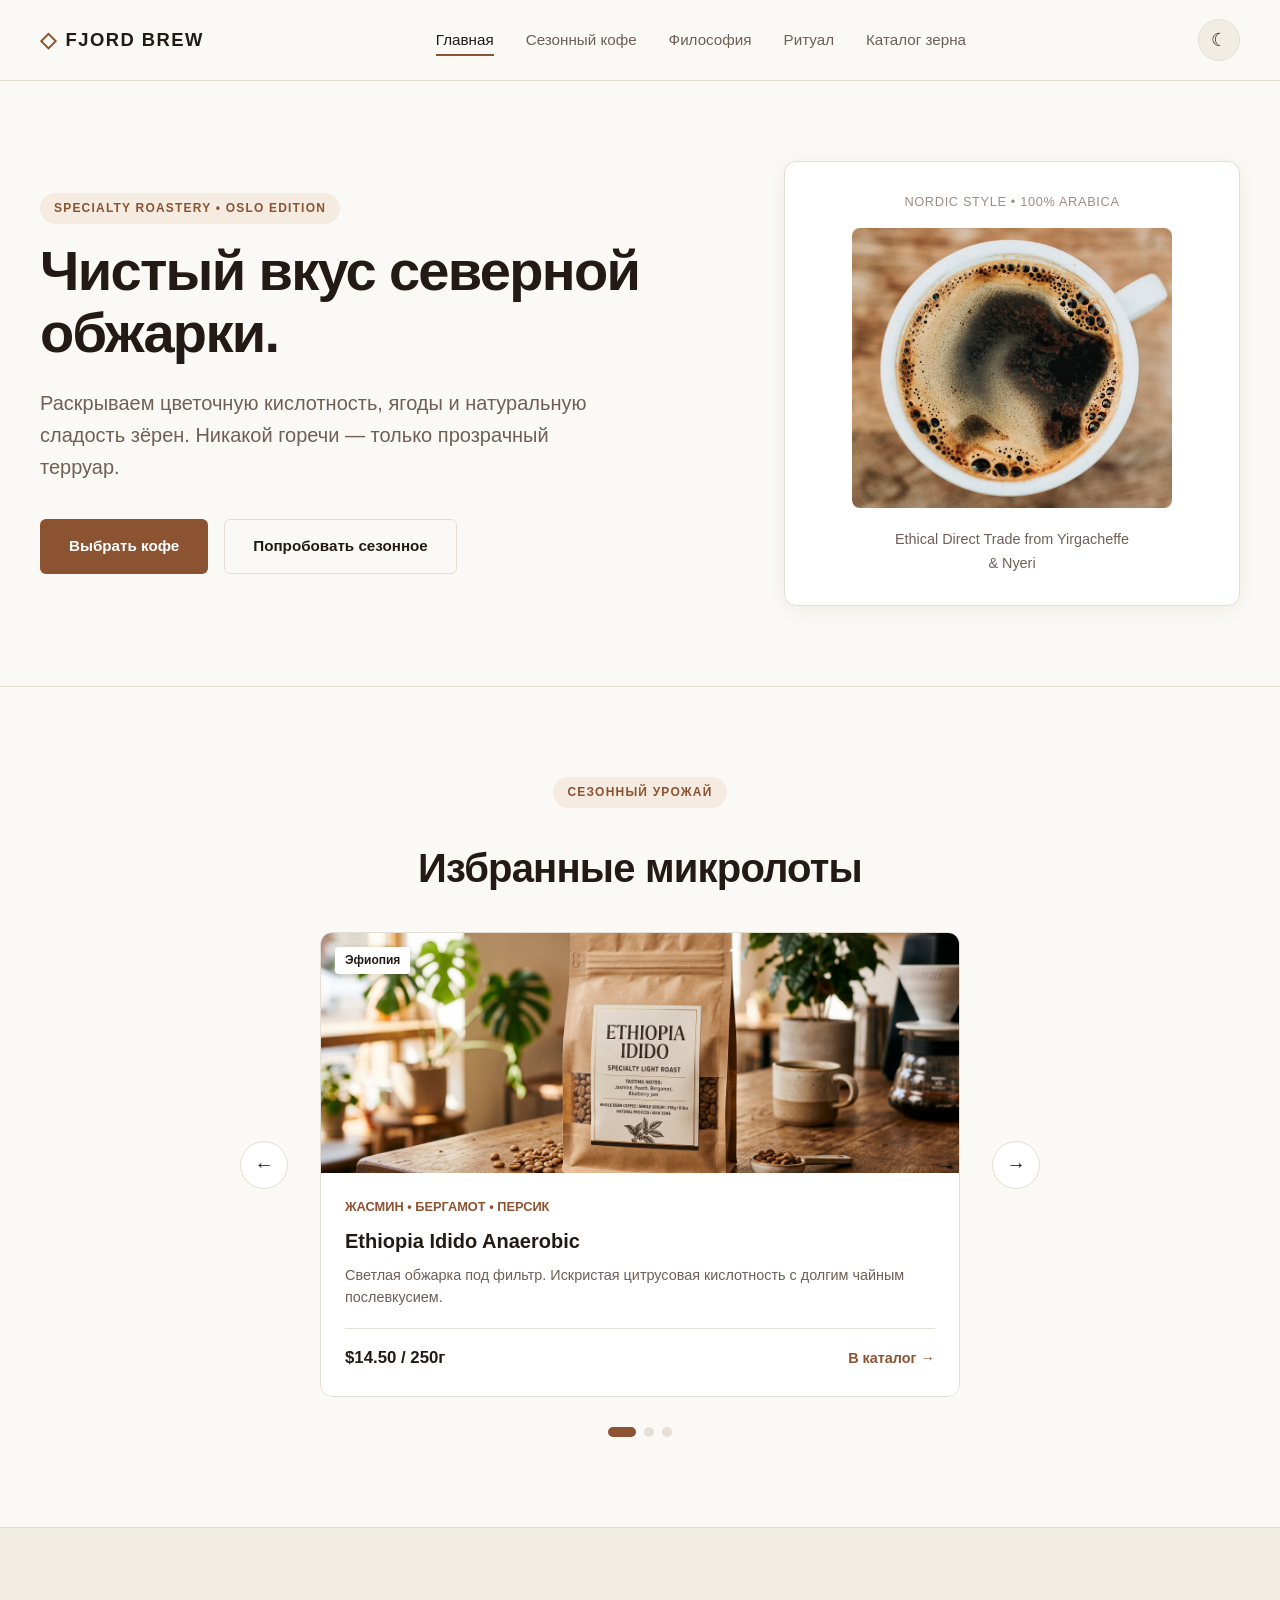
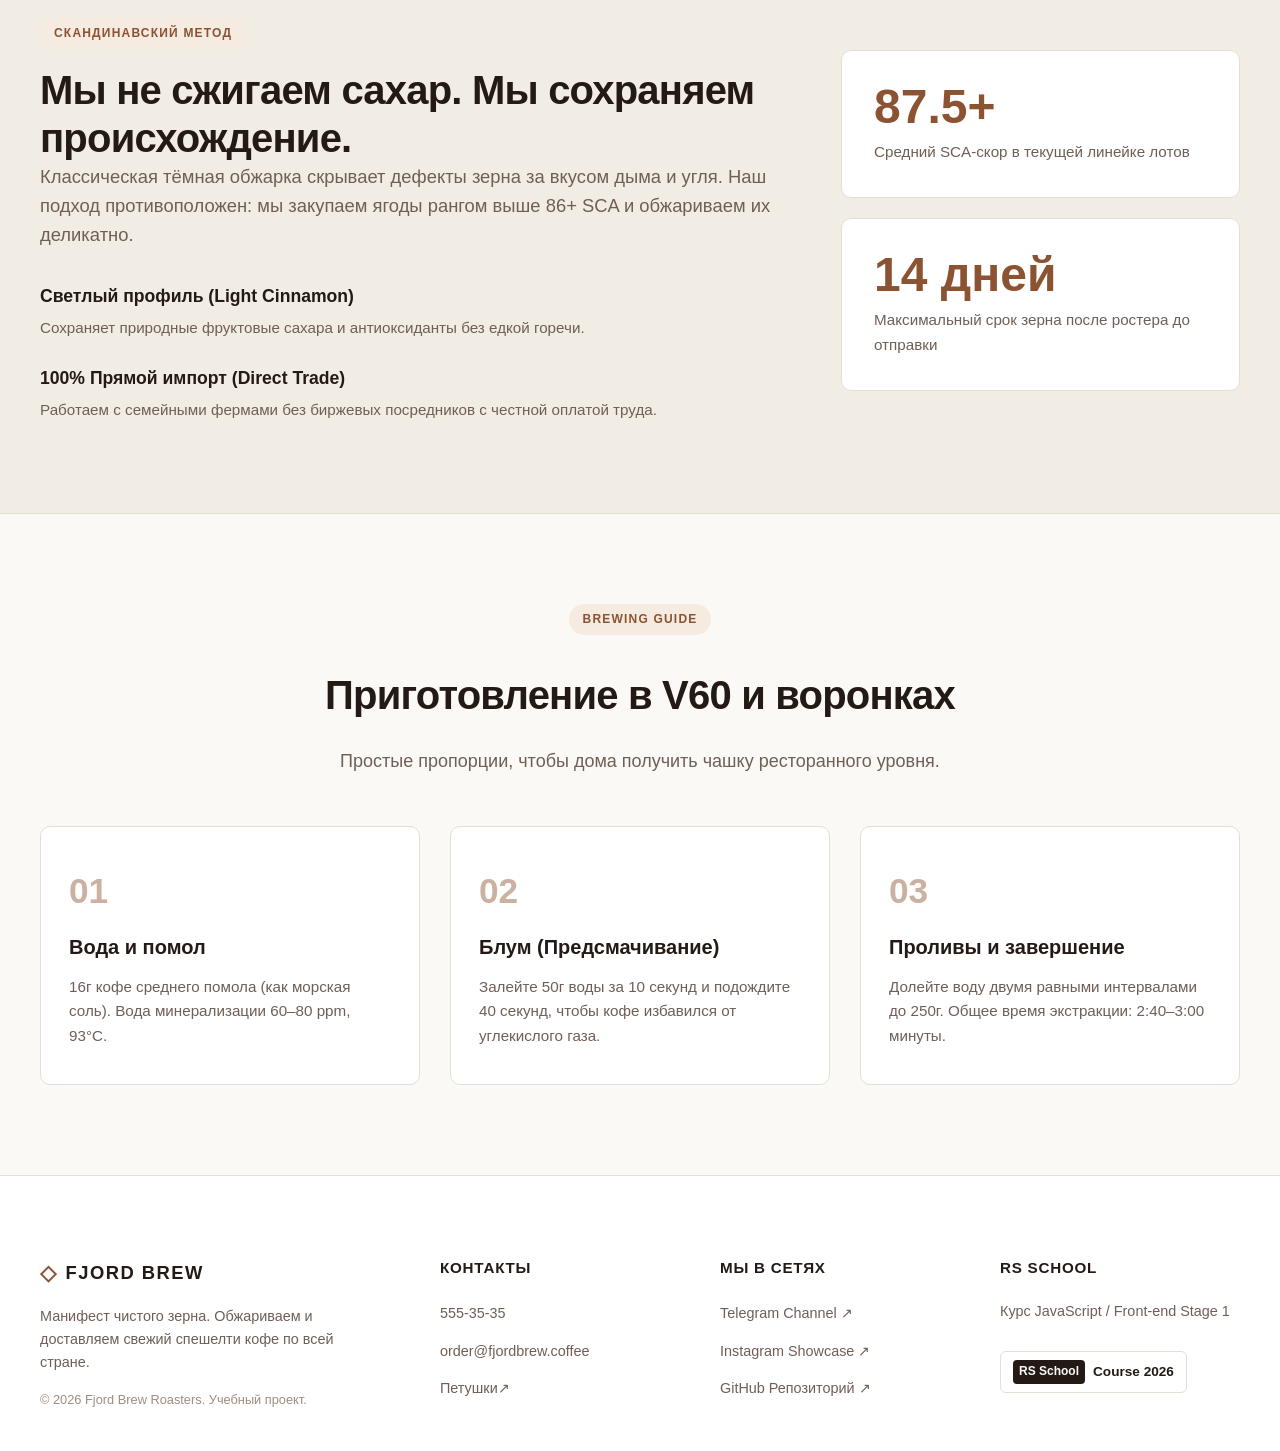
<file: index.html>
<!doctype html>
<html lang="ru" data-theme="light">
  <head>
    <meta charset="UTF-8" />
    <meta name="viewport" content="width=device-width, initial-scale=1.0" />
    <title>FJORD BREW — Скандинавская спешелти обжарка</title>
    <link
      rel="icon"
      href="[data-uri]"
      type="image/svg+xml"
    />
        <link rel="stylesheet" href="styles.css" />
  </head>
  <body>
    <header class="header">
      <div class="container header__container">
        <a href="index.html" class="logo" aria-label="Fjord Brew главная">
          <span class="logo__mark">◇</span> FJORD BREW
        </a>

        <nav class="nav" id="main-nav" aria-label="Основная навигация">
          <ul class="nav__list">
            <li class="nav__item">
              <a href="#hero" class="nav__link active">Главная</a>
            </li>
            <li class="nav__item">
              <a href="#featured" class="nav__link">Сезонный кофе</a>
            </li>
            <li class="nav__item">
              <a href="#philosophy" class="nav__link">Философия</a>
            </li>
            <li class="nav__item">
              <a href="#ritual" class="nav__link">Ритуал</a>
            </li>
            <li class="nav__item">
              <a href="menu.html" class="nav__link">Каталог зерна</a>
            </li>
          </ul>
        </nav>

        <div class="header__actions">
          <button
            class="theme-toggle"
            id="theme-toggle"
            type="button"
            aria-label="Переключить тему"
            title="Сменить тему"
          >
            <span
              class="theme-toggle__icon theme-toggle__icon--light"
              aria-hidden="true"
              >☀</span
            >
            <span
              class="theme-toggle__icon theme-toggle__icon--dark"
              aria-hidden="true"
              >☾</span
            >
          </button>

          <button
            class="burger-btn"
            id="burger-btn"
            type="button"
            aria-label="Открыть мобильное меню"
            aria-expanded="false"
            aria-controls="main-nav"
          >
            <span class="burger-btn__bar"></span>
            <span class="burger-btn__bar"></span>
            <span class="burger-btn__bar"></span>
          </button>
        </div>
      </div>
    </header>

    <main>
      <section class="hero" id="hero">
        <div class="container hero__container">
          <div class="hero__content">
            <span class="badge">Specialty Roastery • Oslo Edition</span>
            <h1 class="hero__title">Чистый вкус северной обжарки.</h1>
            <p class="hero__subtitle">
              Раскрываем цветочную кислотность, ягоды и натуральную сладость
              зёрен. Никакой горечи — только прозрачный терруар.
            </p>
            <div class="hero__actions">
              <a href="menu.html" class="btn btn--primary">Выбрать кофе</a>
              <a href="#featured" class="btn btn--secondary"
                >Попробовать сезонное</a
              >
            </div>
          </div>
          <div class="hero__visual">
            <div class="hero__card-preview">
              <div class="hero__card-tag">Nordic Style • 100% Arabica</div>
              <div class="hero__card-media">
                <img
                  src="assets/hero-card.jpg"
                  alt="Свежезаваренный фильтр-кофе светлой обжарки в стеклянном сервере"
                  class="hero__card-img"
                />
              </div>
              <p class="hero__card-label">
                Ethical Direct Trade from Yirgacheffe &amp; Nyeri
              </p>
            </div>
          </div>
        </div>
      </section>

      <section class="slider-section" id="featured">
        <div class="container">
          <div class="section-head text-center">
            <span class="badge">Сезонный урожай</span>
            <h2 class="section-title">Избранные микролоты</h2>
          </div>

          <div class="slider-container">
            <button
              class="slider-btn slider-btn--prev"
              type="button"
              aria-label="Предыдущий слайд"
            >
              ←
            </button>

            <div class="slider-wrapper">
              <div class="slider-track">
                <article class="slide-card">
                  <div class="slide-card__img-box">
                    <span class="slide-card__origin">Эфиопия</span>
                    <img
                      src="assets/slide1.jpg"
                      alt="Крафтовая упаковка зёрен светлой обжарки Ethiopia Idido"
                      class="slide-card__img"
                      loading="lazy"
                    />
                  </div>
                  <div class="slide-card__content">
                    <span class="slide-card__notes"
                      >Жасмин • Бергамот • Персик</span
                    >
                    <h3 class="slide-card__title">Ethiopia Idido Anaerobic</h3>
                    <p class="slide-card__desc">
                      Светлая обжарка под фильтр. Искристая цитрусовая
                      кислотность с долгим чайным послевкусием.
                    </p>
                    <div class="slide-card__bottom">
                      <span class="slide-card__price">$14.50 / 250г</span>
                      <a href="menu.html" class="card-link">В каталог →</a>
                    </div>
                  </div>
                </article>

                <article class="slide-card">
                  <div class="slide-card__img-box">
                    <span class="slide-card__origin">Кения</span>
                    <img
                      src="assets/slide2.jpg"
                      alt="Процесс пролива кенийского кофе через воронку V60"
                      class="slide-card__img"
                      loading="lazy"
                    />
                  </div>
                  <div class="slide-card__content">
                    <span class="slide-card__notes"
                      >Красная смородина • Ревень • Тростник</span
                    >
                    <h3 class="slide-card__title">Kenya Kirinyaga SL28</h3>
                    <p class="slide-card__desc">
                      Яркий, сочный и плотный профиль с комплексной винной
                      кислотностью мытой обработки.
                    </p>
                    <div class="slide-card__bottom">
                      <span class="slide-card__price">$16.00 / 250г</span>
                      <a href="menu.html" class="card-link">В каталог →</a>
                    </div>
                  </div>
                </article>

                <article class="slide-card">
                  <div class="slide-card__img-box">
                    <span class="slide-card__origin">Колумбия</span>
                    <img
                      src="assets/slide3.jpg"
                      alt="Чашка фильтр-кофе Колумбия Гейша на столе обжарщика"
                      class="slide-card__img"
                      loading="lazy"
                    />
                  </div>
                  <div class="slide-card__content">
                    <span class="slide-card__notes"
                      >Лемонграсс • Папайя • Белый мед</span
                    >
                    <h3 class="slide-card__title">Colombia Finca El Paraiso</h3>
                    <p class="slide-card__desc">
                      Ферментация с контролем температуры. Невероятный
                      тропический букет и шелковистое тело.
                    </p>
                    <div class="slide-card__bottom">
                      <span class="slide-card__price">$21.50 / 250г</span>
                      <a href="menu.html" class="card-link">В каталог →</a>
                    </div>
                  </div>
                </article>
              </div>
            </div>

            <button
              class="slider-btn slider-btn--next"
              type="button"
              aria-label="Следующий слайд"
            >
              →
            </button>
          </div>

          <div
            class="slider-dots"
            role="group"
            aria-label="Индикаторы слайдера"
          >
            <button
              class="slider-dot active"
              type="button"
              aria-label="Слайд 1"
            ></button>
            <button
              class="slider-dot"
              type="button"
              aria-label="Слайд 2"
            ></button>
            <button
              class="slider-dot"
              type="button"
              aria-label="Слайд 3"
            ></button>
          </div>
        </div>
      </section>

      <section class="philosophy" id="philosophy">
        <div class="container">
          <div class="philosophy__grid">
            <div class="philosophy__text">
              <span class="badge">Скандинавский метод</span>
              <h2 class="section-title">
                Мы не сжигаем сахар. Мы сохраняем происхождение.
              </h2>
              <p class="text-lead">
                Классическая тёмная обжарка скрывает дефекты зерна за вкусом
                дыма и угля. Наш подход противоположен: мы закупаем ягоды рангом
                выше 86+ SCA и обжариваем их деликатно.
              </p>
              <div class="features-list">
                <div class="feature-item">
                  <h3 class="feature-item__title">
                    Светлый профиль (Light Cinnamon)
                  </h3>
                  <p class="feature-item__desc">
                    Сохраняет природные фруктовые сахара и антиоксиданты без
                    едкой горечи.
                  </p>
                </div>
                <div class="feature-item">
                  <h3 class="feature-item__title">
                    100% Прямой импорт (Direct Trade)
                  </h3>
                  <p class="feature-item__desc">
                    Работаем с семейными фермами без биржевых посредников с
                    честной оплатой труда.
                  </p>
                </div>
              </div>
            </div>
            <div class="philosophy__box">
              <div class="stat-card">
                <span class="stat-card__number">87.5+</span>
                <span class="stat-card__label"
                  >Средний SCA-скор в текущей линейке лотов</span
                >
              </div>
              <div class="stat-card">
                <span class="stat-card__number">14 дней</span>
                <span class="stat-card__label"
                  >Максимальный срок зерна после ростера до отправки</span
                >
              </div>
            </div>
          </div>
        </div>
      </section>

      <section class="ritual" id="ritual">
        <div class="container">
          <div class="section-head text-center">
            <span class="badge">Brewing Guide</span>
            <h2 class="section-title">Приготовление в V60 и воронках</h2>
            <p class="section-subtitle">
              Простые пропорции, чтобы дома получить чашку ресторанного уровня.
            </p>
          </div>
          <div class="ritual__steps">
            <div class="step-card">
              <span class="step-card__num">01</span>
              <h3 class="step-card__title">Вода и помол</h3>
              <p class="step-card__desc">
                16г кофе среднего помола (как морская соль). Вода минерализации
                60–80 ppm, 93°C.
              </p>
            </div>
            <div class="step-card">
              <span class="step-card__num">02</span>
              <h3 class="step-card__title">Блум (Предсмачивание)</h3>
              <p class="step-card__desc">
                Залейте 50г воды за 10 секунд и подождите 40 секунд, чтобы кофе
                избавился от углекислого газа.
              </p>
            </div>
            <div class="step-card">
              <span class="step-card__num">03</span>
              <h3 class="step-card__title">Проливы и завершение</h3>
              <p class="step-card__desc">
                Долейте воду двумя равными интервалами до 250г. Общее время
                экстракции: 2:40–3:00 минуты.
              </p>
            </div>
          </div>
        </div>
      </section>
    </main>

    <footer class="footer">
      <div class="container footer__container">
        <div class="footer__col footer__brand">
          <a href="index.html" class="logo logo--footer">
            <span class="logo__mark">◇</span> FJORD BREW
          </a>
          <p class="footer__text">
            Манифест чистого зерна. Обжариваем и доставляем свежий спешелти кофе
            по всей стране.
          </p>
          <span class="footer__copy"
            >© 2026 Fjord Brew Roasters. Учебный проект.</span
          >
        </div>

        <div class="footer__col">
          <h4 class="footer__heading">Контакты</h4>
          <ul class="footer__links">
            <li><a href="tel:+5553535" class="footer__link">555-35-35</a></li>
            <li>
              <a href="mailto:order@fjordbrew.coffee" class="footer__link"
                >order@fjordbrew.coffee</a
              >
            </li>
            <li>
              <a
                href="https://maps.google.com"
                target="_blank"
                rel="noopener noreferrer"
                class="footer__link"
              >
                Петушки↗
              </a>
            </li>
          </ul>
        </div>

        <div class="footer__col">
          <h4 class="footer__heading">Мы в сетях</h4>
          <ul class="footer__links">
            <li>
              <a
                href="https://t.me"
                target="_blank"
                rel="noopener noreferrer"
                class="footer__link"
                >Telegram Channel ↗</a
              >
            </li>
            <li>
              <a
                href="https://instagram.com"
                target="_blank"
                rel="noopener noreferrer"
                class="footer__link"
                >Instagram Showcase ↗</a
              >
            </li>
            <li>
              <a
                href="https://github.com"
                target="_blank"
                rel="noopener noreferrer"
                class="footer__link"
                >GitHub Репозиторий ↗</a
              >
            </li>
          </ul>
        </div>

        <div class="footer__col footer__rss">
          <h4 class="footer__heading">RS School</h4>
          <p class="footer__text">Курс JavaScript / Front-end Stage 1</p>
          <a
            href="https://rs.school/courses/javascript-ru"
            target="_blank"
            rel="noopener noreferrer"
            class="rss-badge"
            aria-label="RS School JS Course"
          >
            <span class="rss-badge__tag">RS School</span> Course 2026
          </a>
        </div>
      </div>
    </footer>

    <script src="js/script.js"></script>
  </body>
</html>
</file>
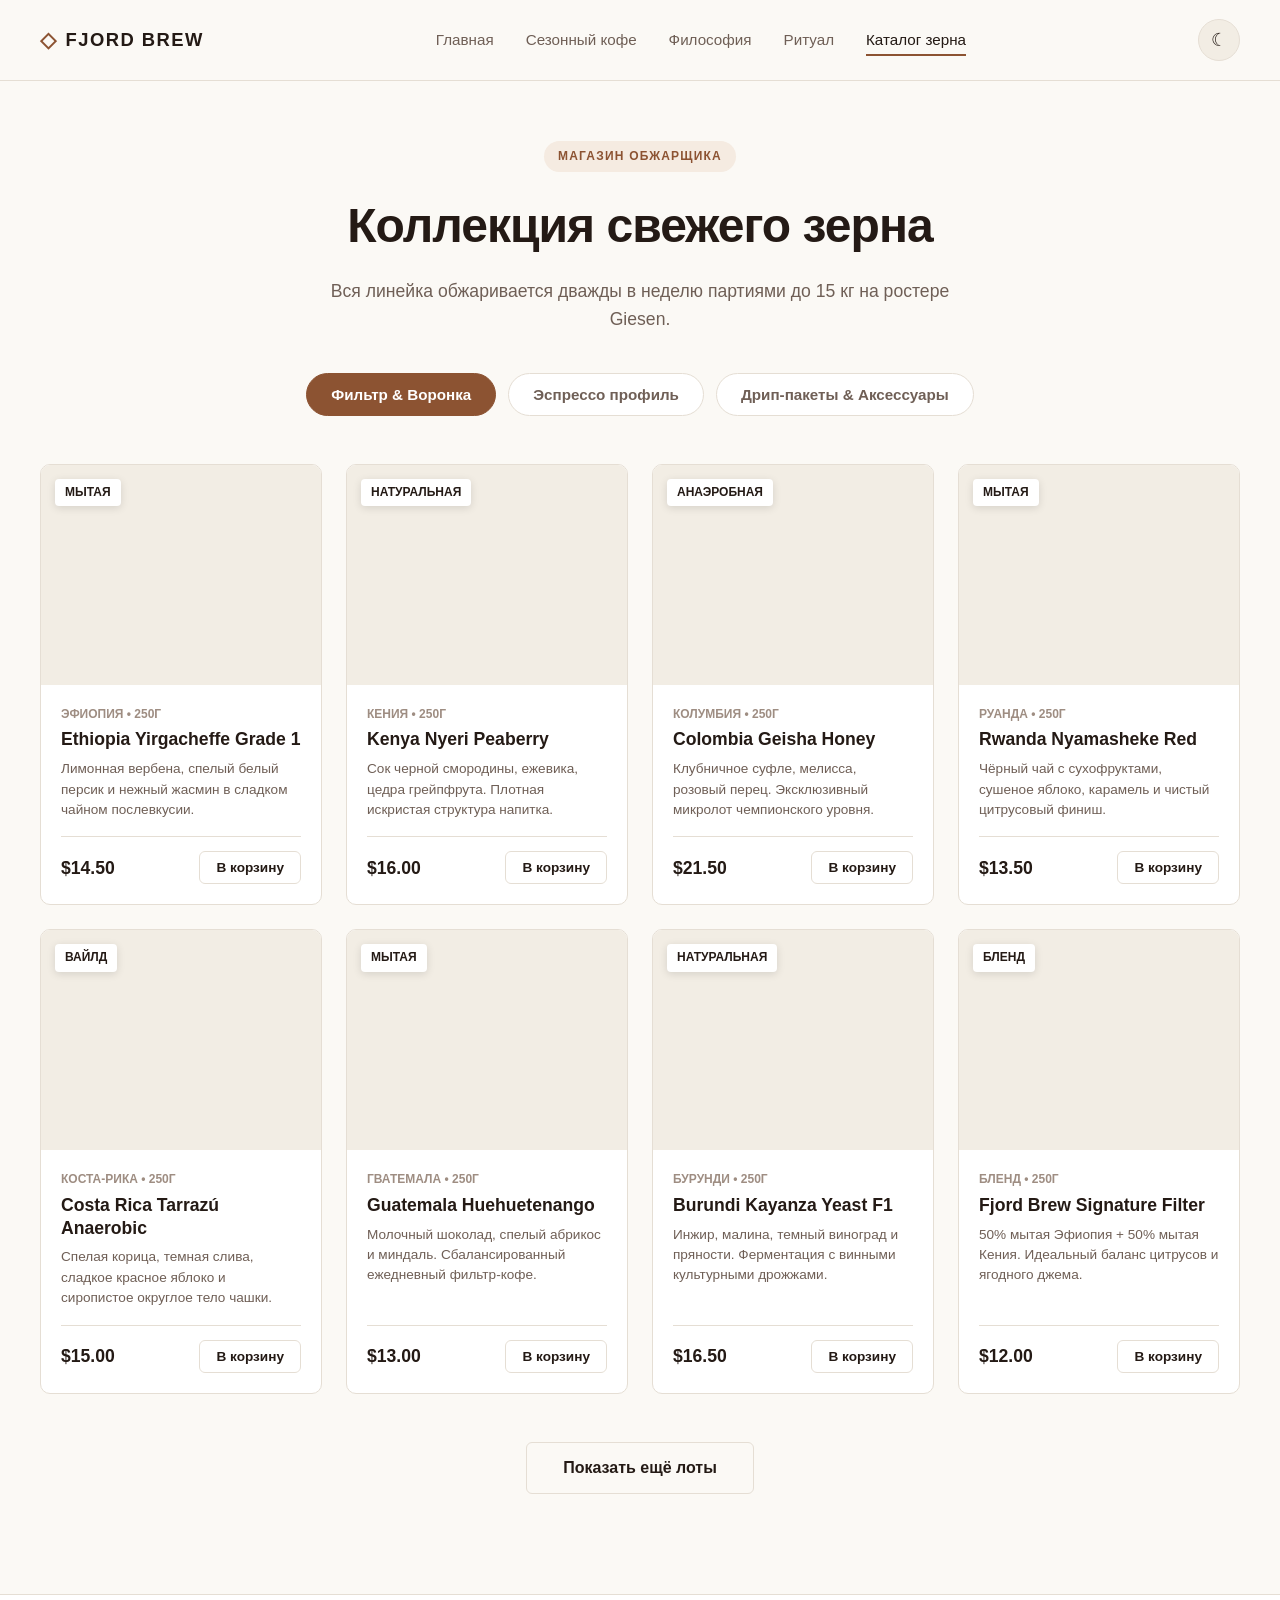
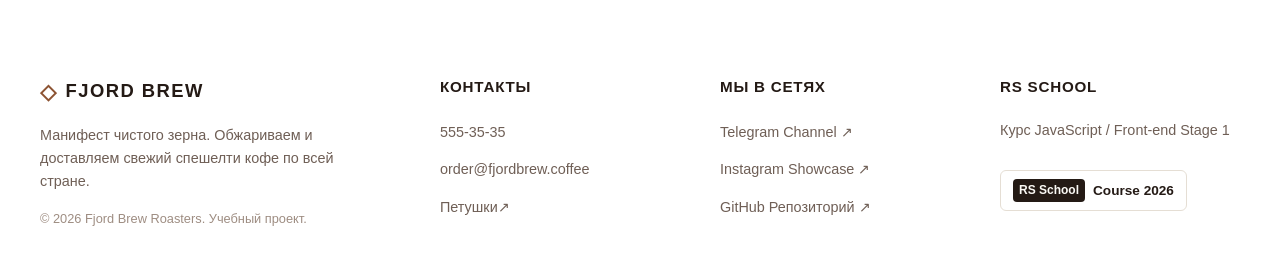
<file: menu.html>
<!doctype html>
<html lang="ru" data-theme="light">
  <head>
    <meta charset="UTF-8" />
    <meta name="viewport" content="width=device-width, initial-scale=1.0" />
    <title>Каталог спешелти кофе — FJORD BREW</title>
    <link rel="icon" href="[data-uri]" type="image/svg+xml">
    <link rel="stylesheet" href="styles.css" />
  </head>
  <body>
    <header class="header">
      <div class="container header__container">
        <a href="index.html" class="logo" aria-label="Fjord Brew главная">
          <span class="logo__mark">◇</span> FJORD BREW
        </a>

        <nav class="nav" id="main-nav" aria-label="Основная навигация">
          <ul class="nav__list">
            <li class="nav__item">
              <a href="index.html#hero" class="nav__link">Главная</a>
            </li>
            <li class="nav__item">
              <a href="index.html#featured" class="nav__link">Сезонный кофе</a>
            </li>
            <li class="nav__item">
              <a href="index.html#philosophy" class="nav__link">Философия</a>
            </li>
            <li class="nav__item">
              <a href="index.html#ritual" class="nav__link">Ритуал</a>
            </li>
            <li class="nav__item">
              <a href="menu.html" class="nav__link active">Каталог зерна</a>
            </li>
          </ul>
        </nav>

        <div class="header__actions">
          <button
            class="theme-toggle"
            id="theme-toggle"
            type="button"
            aria-label="Переключить тему"
            title="Сменить тему"
          >
            <span
              class="theme-toggle__icon theme-toggle__icon--light"
              aria-hidden="true"
              >☀</span
            >
            <span
              class="theme-toggle__icon theme-toggle__icon--dark"
              aria-hidden="true"
              >☾</span
            >
          </button>

          <button
            class="burger-btn"
            id="burger-btn"
            type="button"
            aria-label="Открыть мобильное меню"
            aria-expanded="false"
            aria-controls="main-nav"
          >
            <span class="burger-btn__bar"></span>
            <span class="burger-btn__bar"></span>
            <span class="burger-btn__bar"></span>
          </button>
        </div>
      </div>
    </header>

    <main class="catalog-page">
      <div class="container">
        <header class="catalog-header">
          <span class="badge">Магазин обжарщика</span>
          <h1 class="catalog-title">Коллекция свежего зерна</h1>
          <p class="catalog-desc">
            Вся линейка обжаривается дважды в неделю партиями до 15 кг на
            ростере Giesen.
          </p>
        </header>

        <div class="catalog-tabs" role="group" aria-label="Категории продуктов">
          <button class="tab-btn active" data-category="filter" type="button">
            Фильтр &amp; Воронка
          </button>
          <button class="tab-btn" data-category="espresso" type="button">
            Эспрессо профиль
          </button>
          <button class="tab-btn" data-category="drip" type="button">
            Дрип-пакеты &amp; Аксессуары
          </button>
        </div>

        <section
          class="catalog-grid"
          id="catalog-grid"
          aria-label="Список кофе"
        ></section>

        <div class="catalog-more" id="catalog-more-container">
          <button
            class="btn btn--secondary btn--large"
            id="load-more-btn"
            type="button"
          >
            Показать ещё лоты
          </button>
        </div>
      </div>
    </main>

    <div
      class="modal-overlay"
      id="modal-overlay"
      aria-hidden="true"
      role="dialog"
      aria-modal="true"
    >
      <div class="modal-window">
        <button
          class="modal-close"
          id="modal-close"
          type="button"
          aria-label="Закрыть модальное окно"
        >
          ✕
        </button>
        <div class="modal-body" id="modal-body"></div>
      </div>
    </div>

    <footer class="footer">
      <div class="container footer__container">
        <div class="footer__col footer__brand">
          <a href="index.html" class="logo logo--footer">
            <span class="logo__mark">◇</span> FJORD BREW
          </a>
          <p class="footer__text">
            Манифест чистого зерна. Обжариваем и доставляем свежий спешелти кофе
            по всей стране.
          </p>
          <span class="footer__copy"
            >© 2026 Fjord Brew Roasters. Учебный проект.</span
          >
        </div>

        <div class="footer__col">
          <h2 class="footer__heading">Контакты</h2>
          <ul class="footer__links">
            <li><a href="tel:5553535" class="footer__link"> 555-35-35</a></li>
            <li>
              <a href="mailto:order@fjordbrew.coffee" class="footer__link"
                >order@fjordbrew.coffee</a
              >
            </li>
            <li>
              <a
                href="https://maps.google.com"
                target="_blank"
                rel="noopener noreferrer"
                class="footer__link"
              >
                Петушки↗
              </a>
            </li>
          </ul>
        </div>

        <div class="footer__col">
          <h2 class="footer__heading">Мы в сетях</h2>
          <ul class="footer__links">
            <li>
              <a
                href="https://t.me"
                target="_blank"
                rel="noopener noreferrer"
                class="footer__link"
                >Telegram Channel ↗</a
              >
            </li>
            <li>
              <a
                href="https://instagram.com"
                target="_blank"
                rel="noopener noreferrer"
                class="footer__link"
                >Instagram Showcase ↗</a
              >
            </li>
            <li>
              <a
                href="https://github.com"
                target="_blank"
                rel="noopener noreferrer"
                class="footer__link"
                >GitHub Репозиторий ↗</a
              >
            </li>
          </ul>
        </div>

        <div class="footer__col footer__rss">
          <h2 class="footer__heading">RS School</h2>
          <p class="footer__text">Курс JavaScript / Front-end Stage 1</p>
          <a
            href="https://rs.school/courses/javascript-ru"
            target="_blank"
            rel="noopener noreferrer"
            class="rss-badge"
            aria-label="RS School JS Course"
          >
            <span class="rss-badge__tag">RS School</span> Course 2026
          </a>
        </div>
      </div>
    </footer>

    <script src="js/products.js"></script>
    <script src="js/script.js"></script>
  </body>
</html>
</file>
<file: styles.css>
:root {
  --bg-color: #fbf9f5;
  --surface-color: #ffffff;
  --surface-alt: #f2ede4;
  --text-main: #241a15;
  --text-muted: #6f5f56;
  --text-dim: #9e8d82;
  --border-color: #e5ded4;
  --accent-color: #8c5332;
  --accent-hover: #6a3a1f;
  --accent-light: #f5ebe1;
  --card-shadow: 0 4px 20px rgba(60, 40, 30, 0.06);
  --header-bg: rgba(251, 249, 245, 0.94);
  --modal-overlay: rgba(23, 19, 17, 0.65);
  --transition-speed: 0.25s;
}

[data-theme="dark"] {
  --bg-color: #171311;
  --surface-color: #221c18;
  --surface-alt: #2c2420;
  --text-main: #f5eee8;
  --text-muted: #b8a79b;
  --text-dim: #7f6e62;
  --border-color: #3b302a;
  --accent-color: #d89b65;
  --accent-hover: #e6b07f;
  --accent-light: #36261d;
  --card-shadow: 0 4px 20px rgba(0, 0, 0, 0.45);
  --header-bg: rgba(23, 19, 17, 0.94);
  --modal-overlay: rgba(0, 0, 0, 0.8);
}

*, *::before, *::after {
  box-sizing: border-box;
  margin: 0;
  padding: 0;
}

html {
  scroll-behavior: smooth;
}

body {
  font-family: -apple-system, BlinkMacSystemFont, "Segoe UI", Roboto, "Helvetica Neue", Arial, sans-serif;
  font-size: 16px;
  line-height: 1.6;
  color: var(--text-main);
  background-color: var(--bg-color);
  min-height: 100vh;
  display: flex;
  flex-direction: column;
  overflow-x: hidden;
  transition: background-color var(--transition-speed) ease, color var(--transition-speed) ease;
}

body.scroll-locked {
  overflow: hidden;
 
}

main {
  flex: 1 0 auto;
}

.container {
  width: 100%;
  max-width: 1440px;
  margin: 0 auto;
  padding: 0 40px;
}

a {
  color: inherit;
  text-decoration: none;
  transition: color var(--transition-speed) ease, opacity var(--transition-speed) ease;
}

ul {
  list-style: none;
}

img {
  max-width: 100%;
  height: auto;
  display: block;
}

.badge {
  display: inline-block;
  font-size: 0.75rem;
  font-weight: 700;
  text-transform: uppercase;
  letter-spacing: 0.1em;
  padding: 6px 14px;
  background-color: var(--accent-light);
  color: var(--accent-color);
  border-radius: 40px;
  margin-bottom: 16px;
}

.section-head {
  display: flex;
  justify-content: space-between;
  align-items: flex-end;
  margin-bottom: 40px;
  gap: 20px;
}

.section-head.text-center {
  text-align: center;
  flex-direction: column;
  align-items: center;
}

.section-title {
  font-size: 2.5rem;
  font-weight: 600;
  letter-spacing: -0.02em;
  line-height: 1.2;
}

.section-subtitle {
  color: var(--text-muted);
  font-size: 1.125rem;
  margin-top: 8px;
}

.btn {
  display: inline-flex;
  align-items: center;
  justify-content: center;
  font-size: 0.95rem;
  font-weight: 600;
  padding: 14px 28px;
  border-radius: 6px;
  border: 1px solid transparent;
  cursor: pointer;
  transition: all var(--transition-speed) ease;
  white-space: nowrap;
}

.btn--primary {
  background-color: var(--accent-color);
  color: #ffffff;
}

[data-theme="dark"] .btn--primary {
  color: #171311;
}

.btn--primary:hover {
  background-color: var(--accent-hover);
  transform: translateY(-2px);
}

.btn--secondary {
  background-color: transparent;
  border-color: var(--border-color);
  color: var(--text-main);
}

.btn--secondary:hover {
  border-color: var(--text-main);
  background-color: var(--surface-alt);
}

.btn--outline {
  background: transparent;
  border: 1px solid var(--border-color);
  color: var(--text-main);
  padding: 8px 16px;
  font-size: 0.85rem;
}

.btn--outline:hover {
  background-color: var(--accent-color);
  border-color: var(--accent-color);
  color: #ffffff;
}

[data-theme="dark"] .btn--outline:hover {
  color: #171311;
}

.btn--large {
  padding: 16px 36px;
  font-size: 1rem;
}

.header {
  position: sticky;
  top: 0;
  z-index: 100;
  background-color: var(--header-bg);
  backdrop-filter: blur(10px);
  border-bottom: 1px solid var(--border-color);
}

.header__container {
  display: flex;
  align-items: center;
  justify-content: space-between;
  height: 80px;
}

.logo {
  font-size: 1.15rem;
  font-weight: 800;
  letter-spacing: 0.08em;
  display: flex;
  align-items: center;
  gap: 8px;
  z-index: 102;
}

.logo__mark {
  color: var(--accent-color);
  font-size: 1.3rem;
}

.nav__list {
  display: flex;
  gap: 32px;
}

.nav__link {
  font-size: 0.95rem;
  color: var(--text-muted);
  font-weight: 500;
  position: relative;
  padding: 8px 0;
  transition: color var(--transition-speed) ease;
}

.nav__link::after {
  content: "";
  position: absolute;
  bottom: 0;
  left: 0;
  width: 100%;
  height: 2px;
  background-color: var(--accent-color);
  opacity: 0;
  transform: scaleX(0);
  transition: transform var(--transition-speed) ease, opacity var(--transition-speed) ease;
}

.nav__link:hover {
  color: var(--text-main);
}

.nav__link:hover::after {
  opacity: 1;
  transform: scaleX(1);
}

.nav__link.active {
  color: var(--text-main);
}

.nav__link.active::after {
  opacity: 1;
  transform: scaleX(1);
}

.header__actions {
  display: flex;
  align-items: center;
  gap: 16px;
  z-index: 102;
}

.theme-toggle {
  background: var(--surface-alt);
  border: 1px solid var(--border-color);
  color: var(--text-main);
  width: 42px;
  height: 42px;
  border-radius: 50%;
  cursor: pointer;
  display: flex;
  align-items: center;
  justify-content: center;
  font-size: 1.1rem;
  transition: transform var(--transition-speed) ease, background-color var(--transition-speed) ease;
}

.theme-toggle:hover {
  transform: rotate(15deg);
}

[data-theme="light"] .theme-toggle__icon--light {
  display: none;
}
[data-theme="light"] .theme-toggle__icon--dark {
  display: inline;
}
[data-theme="dark"] .theme-toggle__icon--light {
  display: inline;
}
[data-theme="dark"] .theme-toggle__icon--dark {
  display: none;
}

.burger-btn {
  display: none;
  flex-direction: column;
  justify-content: center;
  gap: 6px;
  width: 42px;
  height: 42px;
  padding: 8px;
  background: transparent;
  border: 1px solid var(--border-color);
  border-radius: 6px;
  cursor: pointer;
  transition: border-color var(--transition-speed) ease;
}

.burger-btn__bar {
  display: block;
  width: 100%;
  height: 2px;
  background-color: var(--text-main);
  transition: transform 0.3s ease, opacity 0.3s ease;
  transform-origin: center;
}

.burger-btn.active .burger-btn__bar:nth-child(1) {
  transform: translateY(8px) rotate(45deg);
}

.burger-btn.active .burger-btn__bar:nth-child(2) {
  opacity: 0;
}

.burger-btn.active .burger-btn__bar:nth-child(3) {
  transform: translateY(-8px) rotate(-45deg);
}

.hero {
  padding: 80px 0;
  border-bottom: 1px solid var(--border-color);
}

.hero__container {
  display: grid;
  grid-template-columns: 1.2fr 0.8fr;
  align-items: center;
  gap: 60px;
}

.hero__title {
  font-size: 3.5rem;
  font-weight: 700;
  line-height: 1.1;
  letter-spacing: -0.03em;
  margin-bottom: 24px;
}

.hero__subtitle {
  font-size: 1.25rem;
  color: var(--text-muted);
  max-width: 580px;
  margin-bottom: 36px;
}

.hero__actions {
  display: flex;
  gap: 16px;
  flex-wrap: wrap;
}

.hero__card-preview {
  background: var(--surface-color);
  border: 1px solid var(--border-color);
  border-radius: 12px;
  padding: 30px;
  box-shadow: var(--card-shadow);
  display: flex;
  flex-direction: column;
  align-items: center;
  text-align: center;
}

.hero__card-tag {
  font-size: 0.8rem;
  letter-spacing: 0.05em;
  color: var(--text-dim);
  text-transform: uppercase;
  margin-bottom: 16px;
}

.hero__card-media {
  width: 100%;
  max-width: 320px;
  height: 280px;
  border-radius: 8px;
  overflow: hidden;
  margin-bottom: 20px;
  background-color: var(--surface-alt);
}

.hero__card-img {
  width: 100%;
  height: 100%;
  object-fit: cover;
  transition: transform var(--transition-speed) ease;
}

.hero__card-preview:hover .hero__card-img {
  transform: scale(1.03);
}

.hero__card-label {
  font-size: 0.9rem;
  color: var(--text-muted);
  max-width: 240px;
}

.slider-section {
  padding: 90px 0;
  border-bottom: 1px solid var(--border-color);
}

.slider-container {
  display: flex;
  align-items: center;
  justify-content: center;
  gap: 32px;
  margin-bottom: 30px;
  width: 100%;
}

.slider-btn {
  flex-shrink: 0;
  width: 48px;
  height: 48px;
  border-radius: 50%;
  border: 1px solid var(--border-color);
  background: var(--surface-color);
  color: var(--text-main);
  font-size: 1.2rem;
  cursor: pointer;
  display: flex;
  align-items: center;
  justify-content: center;
  transition: all var(--transition-speed) ease;
}

.slider-btn:hover {
  background: var(--accent-color);
  color: #ffffff;
  border-color: var(--accent-color);
}

[data-theme="dark"] .slider-btn:hover {
  color: #171311;
}

.slider-wrapper {
  overflow: hidden;
  width: 100%;
  max-width: 640px;
  margin: 0;
  border-radius: 12px;
}

.slider-track {
  display: flex;
  width: 100%;
  transition: transform 0.45s ease-in-out;
}

.slide-card {
  flex: 0 0 100%;
  max-width: 100%;
  background: var(--surface-color);
  border: 1px solid var(--border-color);
  border-radius: 12px;
  overflow: hidden;
  box-sizing: border-box;
}

.slide-card__img-box {
  position: relative;
  width: 100%;
  height: 240px;
  overflow: hidden;
  background-color: var(--surface-alt);
}

.slide-card__img {
  width: 100%;
  height: 100%;
  object-fit: cover;
  display: block;
  transition: transform 0.4s ease;
}

.slide-card:hover .slide-card__img {
  transform: scale(1.05);
}

.slide-card__origin {
  position: absolute;
  top: 14px;
  left: 14px;
  z-index: 2;
  font-size: 0.75rem;
  font-weight: 700;
  background-color: var(--surface-color);
  color: var(--text-main);
  padding: 4px 10px;
  border-radius: 4px;
  box-shadow: 0 2px 8px rgba(0, 0, 0, 0.12);
}

.slide-card__content {
  padding: 24px;
}

.slide-card__notes {
  display: block;
  font-size: 0.8rem;
  font-weight: 600;
  color: var(--accent-color);
  text-transform: uppercase;
  margin-bottom: 8px;
}

.slide-card__title {
  font-size: 1.25rem;
  font-weight: 600;
  margin-bottom: 8px;
}

.slide-card__desc {
  font-size: 0.9rem;
  color: var(--text-muted);
  margin-bottom: 20px;
  line-height: 1.5;
}

.slide-card__bottom {
  display: flex;
  justify-content: space-between;
  align-items: center;
  border-top: 1px solid var(--border-color);
  padding-top: 16px;
}

.slide-card__price {
  font-weight: 700;
  font-size: 1.05rem;
}

.card-link {
  font-size: 0.9rem;
  font-weight: 600;
  color: var(--accent-color);
}

.card-link:hover {
  text-decoration: underline;
}

.slider-dots {
  display: flex;
  justify-content: center;
  gap: 8px;
}

.slider-dot {
  width: 10px;
  height: 10px;
  border-radius: 50%;
  background-color: var(--border-color);
  border: none;
  cursor: pointer;
  padding: 0;
  transition: all var(--transition-speed) ease;
}

.slider-dot.active {
  background-color: var(--accent-color);
  width: 28px;
  border-radius: 10px;
}

.philosophy {
  padding: 90px 0;
  border-bottom: 1px solid var(--border-color);
  background-color: var(--surface-alt);
}

.philosophy__grid {
  display: grid;
  grid-template-columns: 1.3fr 0.7fr;
  gap: 60px;
  align-items: center;
}

.text-lead {
  font-size: 1.15rem;
  color: var(--text-muted);
  margin-bottom: 32px;
}

.features-list {
  display: flex;
  flex-direction: column;
  gap: 24px;
}

.feature-item__title {
  font-size: 1.1rem;
  font-weight: 600;
  margin-bottom: 6px;
}

.feature-item__desc {
  font-size: 0.95rem;
  color: var(--text-muted);
}

.philosophy__box {
  display: flex;
  flex-direction: column;
  gap: 20px;
}

.stat-card {
  background: var(--surface-color);
  border: 1px solid var(--border-color);
  border-radius: 10px;
  padding: 32px;
}

.stat-card__number {
  display: block;
  font-size: 3rem;
  font-weight: 800;
  color: var(--accent-color);
  line-height: 1;
  margin-bottom: 8px;
}

.stat-card__label {
  font-size: 0.95rem;
  color: var(--text-muted);
}

.ritual {
  padding: 90px 0;
}

.ritual__steps {
  display: grid;
  grid-template-columns: repeat(3, 1fr);
  gap: 30px;
  margin-top: 50px;
}

.step-card {
  background: var(--surface-color);
  border: 1px solid var(--border-color);
  border-radius: 10px;
  padding: 36px 28px;
  transition: border-color var(--transition-speed) ease;
}

.step-card:hover {
  border-color: var(--accent-color);
}

.step-card__num {
  font-size: 2.2rem;
  font-weight: 800;
  color: var(--accent-color);
  opacity: 0.45;
  display: block;
  margin-bottom: 12px;
}

.step-card__title {
  font-size: 1.25rem;
  margin-bottom: 12px;
}

.step-card__desc {
  font-size: 0.95rem;
  color: var(--text-muted);
}

.catalog-page {
  padding: 60px 0 100px 0;
}

.catalog-header {
  text-align: center;
  max-width: 640px;
  margin: 0 auto 40px auto;
}

.catalog-title {
  font-size: 3rem;
  font-weight: 700;
  letter-spacing: -0.02em;
  margin-bottom: 12px;
}

.catalog-desc {
  font-size: 1.1rem;
  color: var(--text-muted);
}

.catalog-tabs {
  display: flex;
  justify-content: center;
  gap: 12px;
  margin-bottom: 48px;
  flex-wrap: wrap;
}

.tab-btn {
  background: var(--surface-color);
  border: 1px solid var(--border-color);
  color: var(--text-muted);
  font-size: 0.95rem;
  font-weight: 600;
  padding: 12px 24px;
  border-radius: 40px;
  cursor: pointer;
  transition: all var(--transition-speed) ease;
}

.tab-btn:hover {
  color: var(--text-main);
  border-color: var(--text-main);
}

.tab-btn.active {
  background-color: var(--accent-color);
  border-color: var(--accent-color);
  color: #ffffff;
}

[data-theme="dark"] .tab-btn.active {
  color: #171311;
}

.catalog-grid {
  display: grid;
  grid-template-columns: repeat(4, 1fr);
  gap: 24px;
  margin-bottom: 48px;
}

.product-card {
  background: var(--surface-color);
  border: 1px solid var(--border-color);
  border-radius: 10px;
  overflow: hidden;
  display: flex;
  flex-direction: column;
  cursor: pointer;
  transition: transform var(--transition-speed) ease, box-shadow var(--transition-speed) ease;
}

.product-card:hover {
  transform: translateY(-4px);
  box-shadow: var(--card-shadow);
}

.product-card__thumb {
  position: relative;
  width: 100%;
  height: 220px;
  overflow: hidden;
  background-color: var(--surface-alt);
}

.product-card__img {
  width: 100%;
  height: 100%;
  object-fit: cover;
  display: block;
  transition: transform 0.4s ease;
}

.product-card:hover .product-card__img {
  transform: scale(1.05);
}

.product-card__tag {
  position: absolute;
  top: 14px;
  left: 14px;
  z-index: 2;
  font-size: 0.75rem;
  font-weight: 700;
  background-color: var(--surface-color);
  color: var(--text-main);
  padding: 4px 10px;
  border-radius: 4px;
  box-shadow: 0 2px 8px rgba(0, 0, 0, 0.12);
  text-transform: uppercase;
}

.product-card__body {
  padding: 20px;
  display: flex;
  flex-direction: column;
  flex: 1;
}

.product-card__sub {
  font-size: 0.75rem;
  color: var(--text-dim);
  text-transform: uppercase;
  font-weight: 600;
  margin-bottom: 4px;
}

.product-card__title {
  font-size: 1.1rem;
  font-weight: 600;
  line-height: 1.3;
  margin-bottom: 8px;
}

.product-card__desc {
  font-size: 0.85rem;
  color: var(--text-muted);
  line-height: 1.5;
  margin-bottom: 16px;
  flex: 1;
}

.product-card__footer {
  display: flex;
  align-items: center;
  justify-content: space-between;
  border-top: 1px solid var(--border-color);
  padding-top: 14px;
}

.product-card__price {
  font-size: 1.1rem;
  font-weight: 700;
}

.catalog-more {
  display: flex;
  justify-content: center;
  margin-top: 20px;
}

.modal-overlay {
  position: fixed;
  inset: 0;
  background-color: var(--modal-overlay);
  backdrop-filter: blur(5px);
  z-index: 200;
  display: flex;
  align-items: center;
  justify-content: center;
  padding: 20px;
  opacity: 0;
  pointer-events: none;
  transition: opacity 0.3s ease;
}

.modal-overlay.open {
  opacity: 1;
  pointer-events: auto;
}

.modal-window {
  background-color: var(--surface-color);
  border: 1px solid var(--border-color);
  border-radius: 16px;
  width: 100%;
  max-width: 680px;
  max-height: 90vh;
  overflow-y: auto;
  position: relative;
  box-shadow: 0 16px 40px rgba(0, 0, 0, 0.35);
  transform: translateY(20px) scale(0.96);
  transition: transform 0.3s ease;
}

.modal-overlay.open .modal-window {
  transform: translateY(0) scale(1);
}

.modal-close {
  position: absolute;
  top: 16px;
  right: 16px;
  width: 36px;
  height: 36px;
  border-radius: 50%;
  border: 1px solid var(--border-color);
  background: var(--surface-alt);
  color: var(--text-main);
  font-size: 1.1rem;
  cursor: pointer;
  display: flex;
  align-items: center;
  justify-content: center;
  z-index: 10;
  transition: all var(--transition-speed) ease;
}

.modal-close:hover {
  background: var(--accent-color);
  color: #ffffff;
  border-color: var(--accent-color);
}

.modal-body {
  padding: 32px;
  display: grid;
  grid-template-columns: 240px 1fr;
  gap: 28px;
}

.modal-preview {
  position: relative;
  border-radius: 12px;
  overflow: hidden;
  height: 280px;
  background-color: var(--surface-alt);
}

.modal-preview__img {
  width: 100%;
  height: 100%;
  object-fit: cover;
}

.modal-info {
  display: flex;
  flex-direction: column;
}

.modal-title {
  font-size: 1.4rem;
  font-weight: 700;
  line-height: 1.25;
  margin-bottom: 6px;
}

.modal-desc {
  font-size: 0.9rem;
  color: var(--text-muted);
  line-height: 1.5;
  margin-bottom: 20px;
}

.modal-options-block {
  margin-bottom: 16px;
}

.modal-label {
  display: block;
  font-size: 0.8rem;
  font-weight: 700;
  text-transform: uppercase;
  letter-spacing: 0.05em;
  color: var(--text-muted);
  margin-bottom: 8px;
}

.modal-pills {
  display: flex;
  flex-wrap: wrap;
  gap: 8px;
}

.pill-btn {
  background: var(--surface-alt);
  border: 1px solid var(--border-color);
  color: var(--text-main);
  font-size: 0.85rem;
  font-weight: 600;
  padding: 8px 14px;
  border-radius: 6px;
  cursor: pointer;
  transition: all var(--transition-speed) ease;
}

.pill-btn:hover {
  border-color: var(--accent-color);
}

.pill-btn.active {
  background-color: var(--accent-color);
  border-color: var(--accent-color);
  color: #ffffff;
}

[data-theme="dark"] .pill-btn.active {
  color: #171311;
}

.modal-total {
  display: flex;
  align-items: center;
  justify-content: space-between;
  border-top: 1px solid var(--border-color);
  padding-top: 18px;
  margin-top: auto;
}

.modal-total__label {
  font-size: 1rem;
  font-weight: 600;
}

.modal-total__price {
  font-size: 1.4rem;
  font-weight: 800;
  color: var(--accent-color);
}

.footer {
  background-color: var(--surface-color);
  border-top: 1px solid var(--border-color);
  padding: 80px 0 40px 0;
}

.footer__container {
  display: grid;
  grid-template-columns: 1.5fr 1fr 1fr 1fr;
  gap: 40px;
}

.logo--footer {
  margin-bottom: 16px;
}

.footer__text {
  font-size: 0.9rem;
  color: var(--text-muted);
  max-width: 320px;
  margin-bottom: 16px;
}

.footer__copy {
  display: block;
  font-size: 0.8rem;
  color: var(--text-dim);
}

.footer__heading {
  font-size: 0.95rem;
  font-weight: 700;
  text-transform: uppercase;
  letter-spacing: 0.05em;
  margin-bottom: 20px;
}

.footer__links {
  display: flex;
  flex-direction: column;
  gap: 12px;
}

.footer__link {
  font-size: 0.9rem;
  color: var(--text-muted);
}

.footer__link:hover {
  color: var(--accent-color);
}

.rss-badge {
  display: inline-flex;
  align-items: center;
  gap: 8px;
  font-size: 0.85rem;
  font-weight: 600;
  border: 1px solid var(--border-color);
  padding: 8px 12px;
  border-radius: 6px;
  margin-top: 12px;
  transition: all var(--transition-speed) ease;
}

.rss-badge:hover {
  border-color: var(--accent-color);
  color: var(--accent-color);
}

.rss-badge__tag {
  background-color: var(--text-main);
  color: var(--bg-color);
  padding: 2px 6px;
  border-radius: 4px;
  font-size: 0.75rem;
}

@media (max-width: 1024px) {
  .catalog-grid {
    grid-template-columns: repeat(3, 1fr);
  }
  .hero__title {
    font-size: 2.8rem;
  }
}

@media (max-width: 768px) {
  .container {
    padding: 0 24px;
  }

  .nav {
    position: fixed;
    top: 80px;
    left: 0;
    width: 100%;
    height: calc(100vh - 80px);
    background-color: var(--bg-color);
    flex-direction: column;
    align-items: center;
    justify-content: flex-start;
    padding: 50px 24px;
    transform: translateY(-100%);
    opacity: 0;
    pointer-events: none;
    transition: transform 0.35s ease, opacity 0.35s ease;
    z-index: 101;
    overflow-y: auto;
    border-bottom: 1px solid var(--border-color);
  }

  .nav.open {
    transform: translateY(0);
    opacity: 1;
    pointer-events: auto;
  }

  .nav__list {
    flex-direction: column;
    align-items: center;
    gap: 28px;
  }

  .nav__link {
    font-size: 1.35rem;
    font-weight: 600;
  }

  .burger-btn {
    display: flex;
  }

  .hero {
    padding: 60px 0;
  }

  .hero__container {
    grid-template-columns: 1fr;
    gap: 40px;
  }

  .hero__visual {
    order: -1;
  }

  .hero__title {
    font-size: 2.4rem;
  }

  .slider-container {
    gap: 16px;
  }

  .philosophy__grid {
    grid-template-columns: 1fr;
    gap: 40px;
  }

  .ritual__steps {
    grid-template-columns: 1fr;
  }

  .catalog-grid {
    grid-template-columns: repeat(2, 1fr);
    gap: 16px;
  }

  .footer__container {
    grid-template-columns: 1fr 1fr;
    gap: 32px;
  }

  .footer__brand {
    grid-column: span 2;
  }

  .modal-body {
    grid-template-columns: 1fr;
    padding: 24px;
    gap: 20px;
  }

  .modal-preview {
    height: 200px;
  }
}

@media (max-width: 480px) {
  .container {
    padding: 0 16px;
  }

  .header__container {
    height: 68px;
  }

  .nav {
    top: 68px;
    height: calc(100vh - 68px);
  }

  .hero__title {
    font-size: 2rem;
  }

  .section-title {
    font-size: 1.8rem;
  }

  .slider-container {
    gap: 8px;
  }

  .slider-btn {
    width: 38px;
    height: 38px;
    font-size: 1rem;
  }

  .catalog-title {
    font-size: 2.1rem;
  }

  .catalog-grid {
    grid-template-columns: 1fr;
  }

  .catalog-tabs {
    flex-direction: column;
    width: 100%;
  }

  .tab-btn {
    width: 100%;
    text-align: center;
  }

  .footer__container {
    grid-template-columns: 1fr;
  }

  .footer__brand {
    grid-column: span 1;
  }

  .hero__actions {
    flex-direction: column;
  }

  .hero__actions .btn {
    width: 100%;
  }

  .modal-body {
    padding: 20px 16px;
  }
}
</file>
